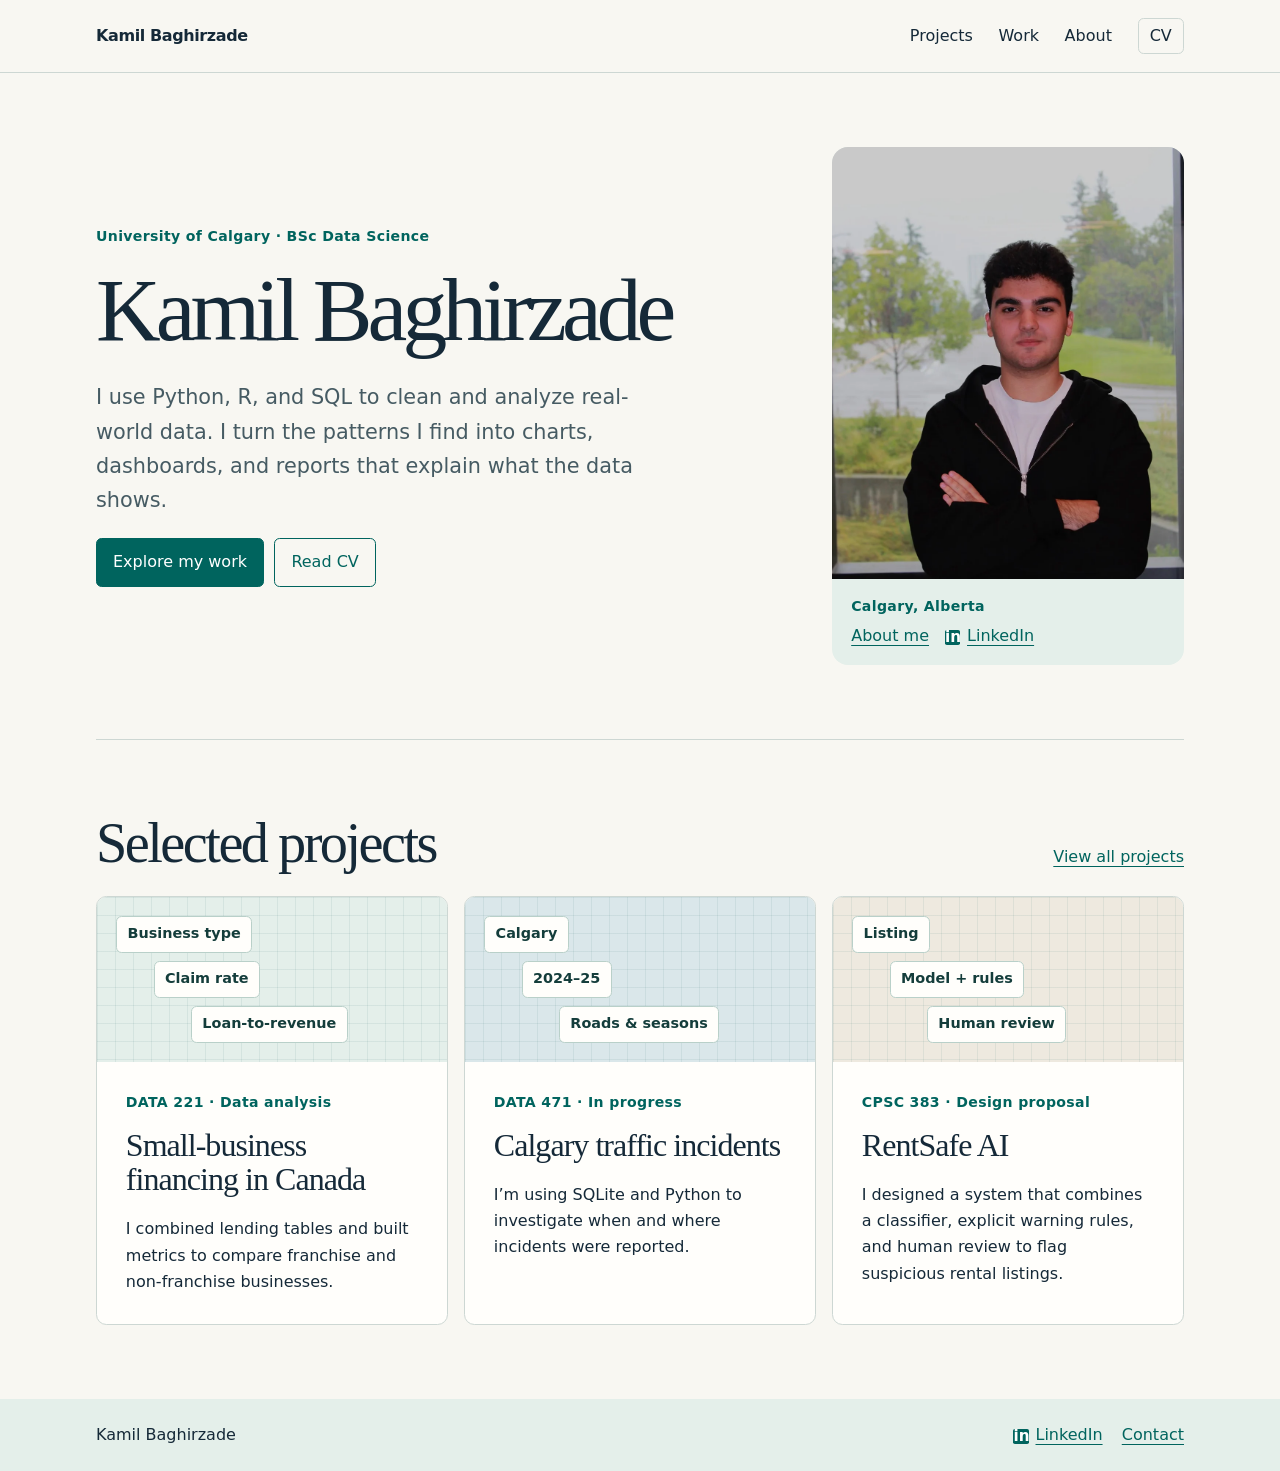
<file: index.html>
<!doctype html>
<html lang="en">
<head>
<meta charset="utf-8">
<meta name="viewport" content="width=device-width, initial-scale=1">
<meta name="description" content="Data science projects, experience, and community work by Kamil Baghirzade.">
<title>Home | Kamil Baghirzade</title>
<link rel="stylesheet" href="portfolio.css">

<script src="pointer.js" defer></script>
</head>
<body>
<a class="skip-link" href="#main">Skip to content</a>
<header><div class="bar"><a class="wordmark" href="index.html" aria-label="Kamil Baghirzade, home">Kamil Baghirzade</a><nav aria-label="Main navigation"><a href="projects.html">Projects</a><a href="work.html">Work</a><a href="about.html">About</a><a class="nav-cv" href="about.html#cv">CV</a></nav></div></header>
<main id="main">
<section class="hero">
  <div>
    <p class="eyebrow">University of Calgary · BSc Data Science</p>
    <h1>Kamil Baghirzade</h1>
    <p class="lead">I use Python, R, and SQL to clean and analyze real-world data. I turn the patterns I find into charts, dashboards, and reports that explain what the data shows.</p>
    <div class="actions"><a class="button dark" href="#selected">Explore my work</a><a class="button" href="about.html#cv">Read CV</a></div>
  </div>
  <aside class="home-profile"><img src="kamil-portrait.webp" alt="Portrait of Kamil Baghirzade"><div><p class="eyebrow">Calgary, Alberta</p><a href="about.html">About me</a><a href="https://www.linkedin.com/in/kamilbaghirzade/"><span class="social-icon linkedin-icon" aria-hidden="true">in</span>LinkedIn</a></div></aside>
</section>
<section id="selected">
  <div class="section-heading"><h2>Selected projects</h2><a href="projects.html">View all projects</a></div>
  <div class="featured">
    <article class="feature">
      <div class="project-art art-financing" aria-label="Franchise and non-franchise lending comparison"><span>Business type</span><span>Claim rate</span><span>Loan-to-revenue</span></div>
      <div class="feature-copy"><p class="eyebrow">DATA 221 · Data analysis</p><h3><a href="financing.html">Small-business financing in Canada</a></h3><p>I combined lending tables and built metrics to compare franchise and non-franchise businesses.</p></div>
    </article>
    <article class="feature traffic"><div class="project-art art-traffic" aria-label="Calgary traffic analysis scope"><span>Calgary</span><span>2024–25</span><span>Roads &amp; seasons</span></div>
      <div class="feature-copy"><p class="eyebrow">DATA 471 · In progress</p><h3><a href="traffic.html">Calgary traffic incidents</a></h3><p>I’m using SQLite and Python to investigate when and where incidents were reported.</p></div>
    </article>
    <article class="feature proposal"><div class="project-art art-rentsafe" aria-label="RentSafe AI proposed review flow"><span>Listing</span><span>Model + rules</span><span>Human review</span></div>
      <div class="feature-copy"><p class="eyebrow">CPSC 383 · Design proposal</p><h3><a href="rentsafe.html">RentSafe AI</a></h3><p>I designed a system that combines a classifier, explicit warning rules, and human review to flag suspicious rental listings.</p></div>
    </article>
  </div>
</section>

</main>
<footer><div class="bar"><span>Kamil Baghirzade</span><div class="footer-links"><a href="https://www.linkedin.com/in/kamilbaghirzade/"><span class="social-icon linkedin-icon" aria-hidden="true">in</span>LinkedIn</a><a href="contact.html">Contact</a></div></div></footer>
</body>
</html>
</file>
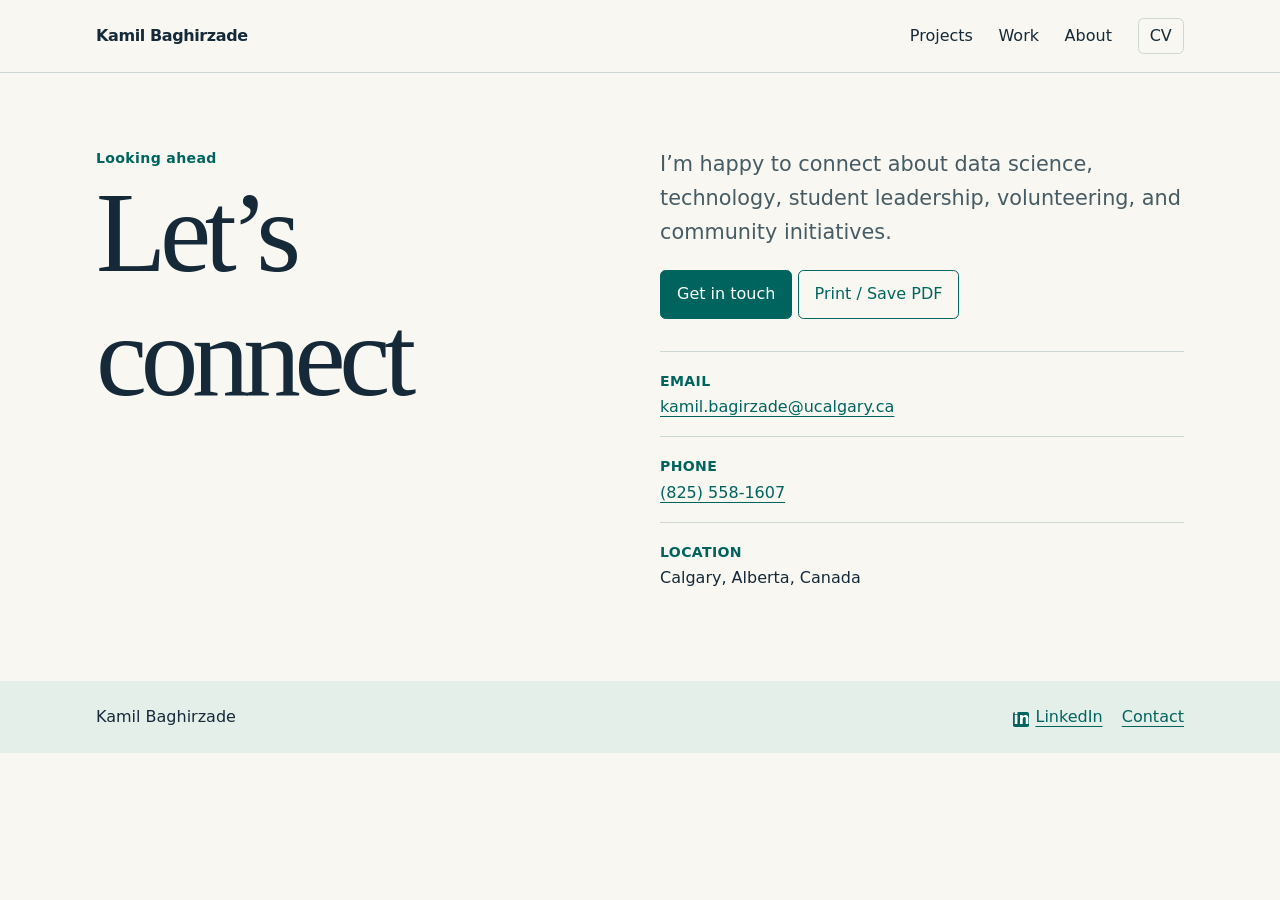
<file: contact.html>
<!doctype html>
<html lang="en">
<head>
<meta charset="utf-8">
<meta name="viewport" content="width=device-width, initial-scale=1">
<meta name="description" content="Data science projects, experience, and community work by Kamil Baghirzade.">
<title>Contact | Kamil Baghirzade</title>
<link rel="stylesheet" href="portfolio.css">

<script src="pointer.js" defer></script>
</head>
<body>
<a class="skip-link" href="#main">Skip to content</a>
<header><div class="bar"><a class="wordmark" href="index.html" aria-label="Kamil Baghirzade, home">Kamil Baghirzade</a><nav aria-label="Main navigation"><a href="projects.html">Projects</a><a href="work.html">Work</a><a href="about.html">About</a><a class="nav-cv" href="about.html#cv">CV</a></nav></div></header>
<main id="main"><section id="contact" data-step class="about"><div><div class="eyebrow">Looking ahead</div><h1>Let’s connect</h1></div><div><p class="lead">I’m happy to connect about data science, technology, student leadership, volunteering, and community initiatives.</p><a class="button dark" href="mailto:kamil.bagirzade@ucalgary.ca">Get in touch</a> <button class="button" onclick="window.print()">Print / Save PDF</button><div class="contact-details"><div class="entry"><small>EMAIL</small><p><a href="mailto:kamil.bagirzade@ucalgary.ca">kamil.bagirzade@ucalgary.ca</a></p></div><div class="entry"><small>PHONE</small><p><a href="tel:+18255581607">(825) 558-1607</a></p></div><div class="entry"><small>LOCATION</small><p>Calgary, Alberta, Canada</p></div></div></div></section></main>
<footer><div class="bar"><span>Kamil Baghirzade</span><div class="footer-links"><a href="https://www.linkedin.com/in/kamilbaghirzade/"><span class="social-icon linkedin-icon" aria-hidden="true">in</span>LinkedIn</a><a href="contact.html">Contact</a></div></div></footer>
</body>
</html>
</file>
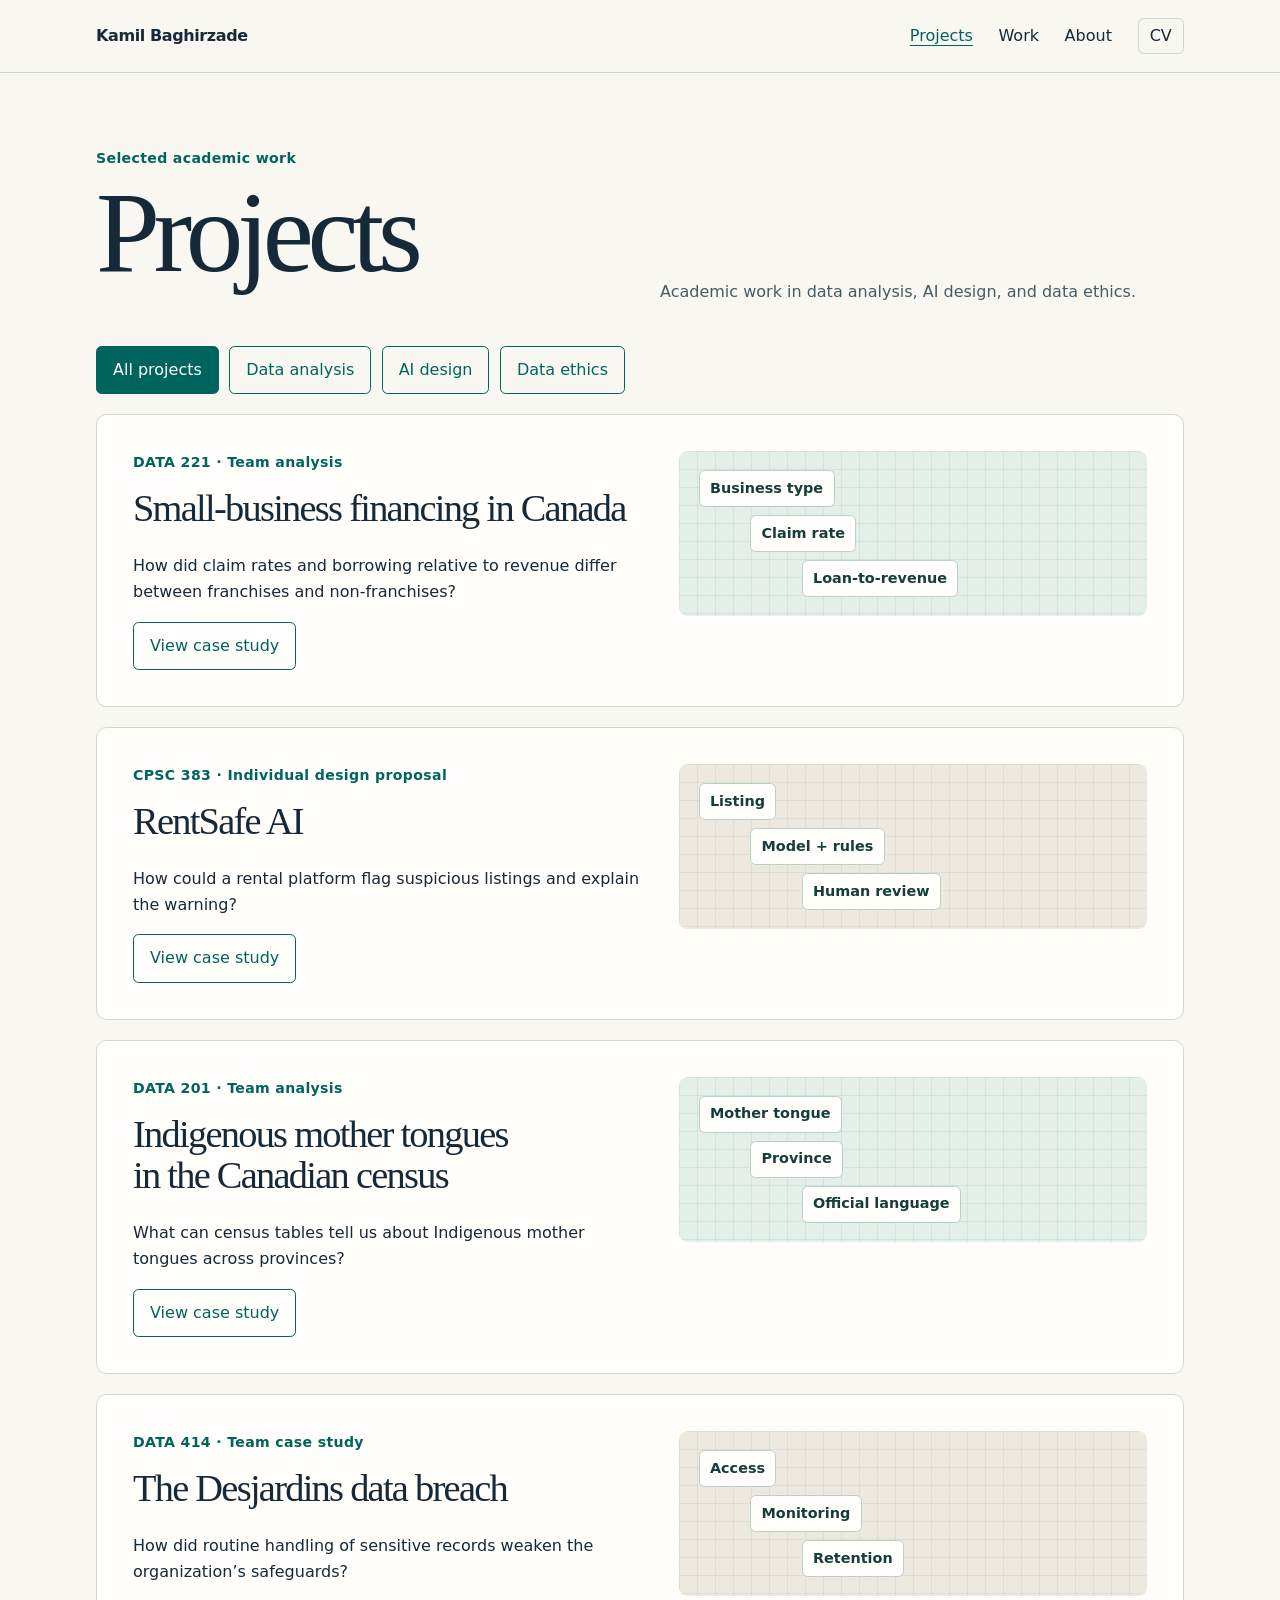
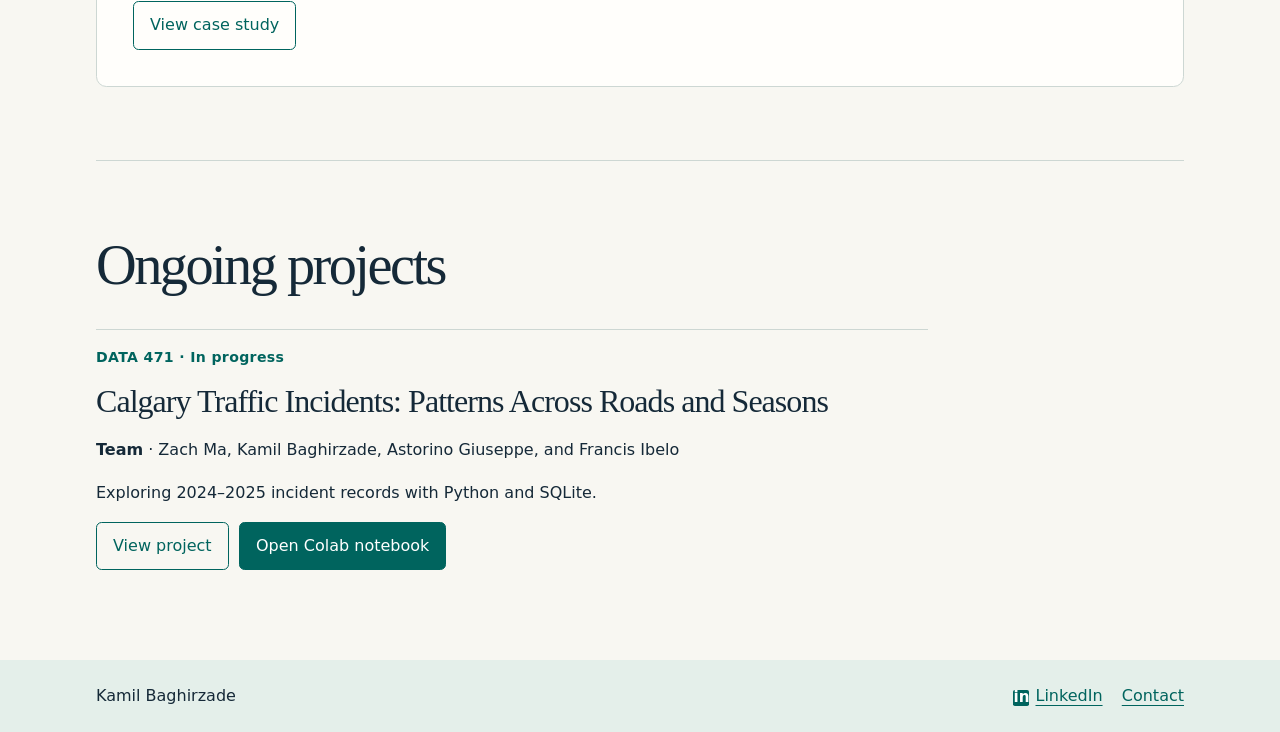
<file: projects.html>
<!doctype html>
<html lang="en">
<head>
<meta charset="utf-8">
<meta name="viewport" content="width=device-width, initial-scale=1">
<meta name="description" content="Data science projects, experience, and community work by Kamil Baghirzade.">
<title>Projects | Kamil Baghirzade</title>
<link rel="stylesheet" href="portfolio.css">
<script src="projects.js" defer></script>
<script src="pointer.js" defer></script>
</head>
<body>
<a class="skip-link" href="#main">Skip to content</a>
<header><div class="bar"><a class="wordmark" href="index.html" aria-label="Kamil Baghirzade, home">Kamil Baghirzade</a><nav aria-label="Main navigation"><a href="projects.html" aria-current=page>Projects</a><a href="work.html">Work</a><a href="about.html">About</a><a class="nav-cv" href="about.html#cv">CV</a></nav></div></header>
<main id="main"><section id="work" data-step><div class="heading"><div><div class="eyebrow">Selected academic work</div><h1>Projects</h1></div><p>Academic work in data analysis, AI design, and data ethics.</p></div><div class="filters" aria-label="Filter projects"><button class="button" data-filter="all" aria-pressed="true">All projects</button><button class="button" data-filter="analysis" aria-pressed="false">Data analysis</button><button class="button" data-filter="AI design" aria-pressed="false">AI design</button><button class="button" data-filter="ethics" aria-pressed="false">Data ethics</button></div><article class="project showcase" id="financing" data-category="analysis"><div><p class="eyebrow">DATA 221 · Team analysis</p><h2>Small-business financing in Canada</h2><p>How did claim rates and borrowing relative to revenue differ between franchises and non-franchises?</p><a class="button" href="financing.html">View case study</a></div><div class="project-art art-financing" aria-label="Franchise and non-franchise lending comparison"><span>Business type</span><span>Claim rate</span><span>Loan-to-revenue</span></div></article><article class="project showcase" id="rentsafe" data-category="AI design"><div><p class="eyebrow">CPSC 383 · Individual design proposal</p><h2>RentSafe AI</h2><p>How could a rental platform flag suspicious listings and explain the warning?</p><a class="button" href="rentsafe.html">View case study</a></div><div class="project-art art-rentsafe" aria-label="RentSafe AI proposed review flow"><span>Listing</span><span>Model + rules</span><span>Human review</span></div></article><article class="project showcase" id="language" data-category="analysis"><div><p class="eyebrow">DATA 201 · Team analysis</p><h2>Indigenous mother tongues in the Canadian census</h2><p>What can census tables tell us about Indigenous mother tongues across provinces?</p><a class="button" href="language.html">View case study</a></div><div class="project-art art-language" aria-label="Census language comparison"><span>Mother tongue</span><span>Province</span><span>Official language</span></div></article><article class="project showcase" id="ethics" data-category="ethics"><div><p class="eyebrow">DATA 414 · Team case study</p><h2>The Desjardins data breach</h2><p>How did routine handling of sensitive records weaken the organization’s safeguards?</p><a class="button" href="ethics.html">View case study</a></div><div class="project-art art-ethics" aria-label="Data governance case study"><span>Access</span><span>Monitoring</span><span>Retention</span></div></article></section><section id="ongoing"><h2>Ongoing projects</h2><div class="ongoing-list">
<article class="entry" id="traffic"><p class="eyebrow">DATA 471 · In progress</p><h3>Calgary Traffic Incidents: Patterns Across Roads and Seasons</h3><p><strong>Team</strong> · Zach Ma, Kamil Baghirzade, Astorino Giuseppe, and Francis Ibelo</p><p>Exploring 2024–2025 incident records with Python and SQLite.</p><div class="actions"><a class="button" href="traffic.html">View project</a><a class="button dark" href="https://colab.research.google.com/drive/1G6LIH1W_DL_FVuPpF7Y7HEVdmNb19SZJ">Open Colab notebook</a></div></article>

</div></section></main>
<footer><div class="bar"><span>Kamil Baghirzade</span><div class="footer-links"><a href="https://www.linkedin.com/in/kamilbaghirzade/"><span class="social-icon linkedin-icon" aria-hidden="true">in</span>LinkedIn</a><a href="contact.html">Contact</a></div></div></footer>
</body>
</html>
</file>
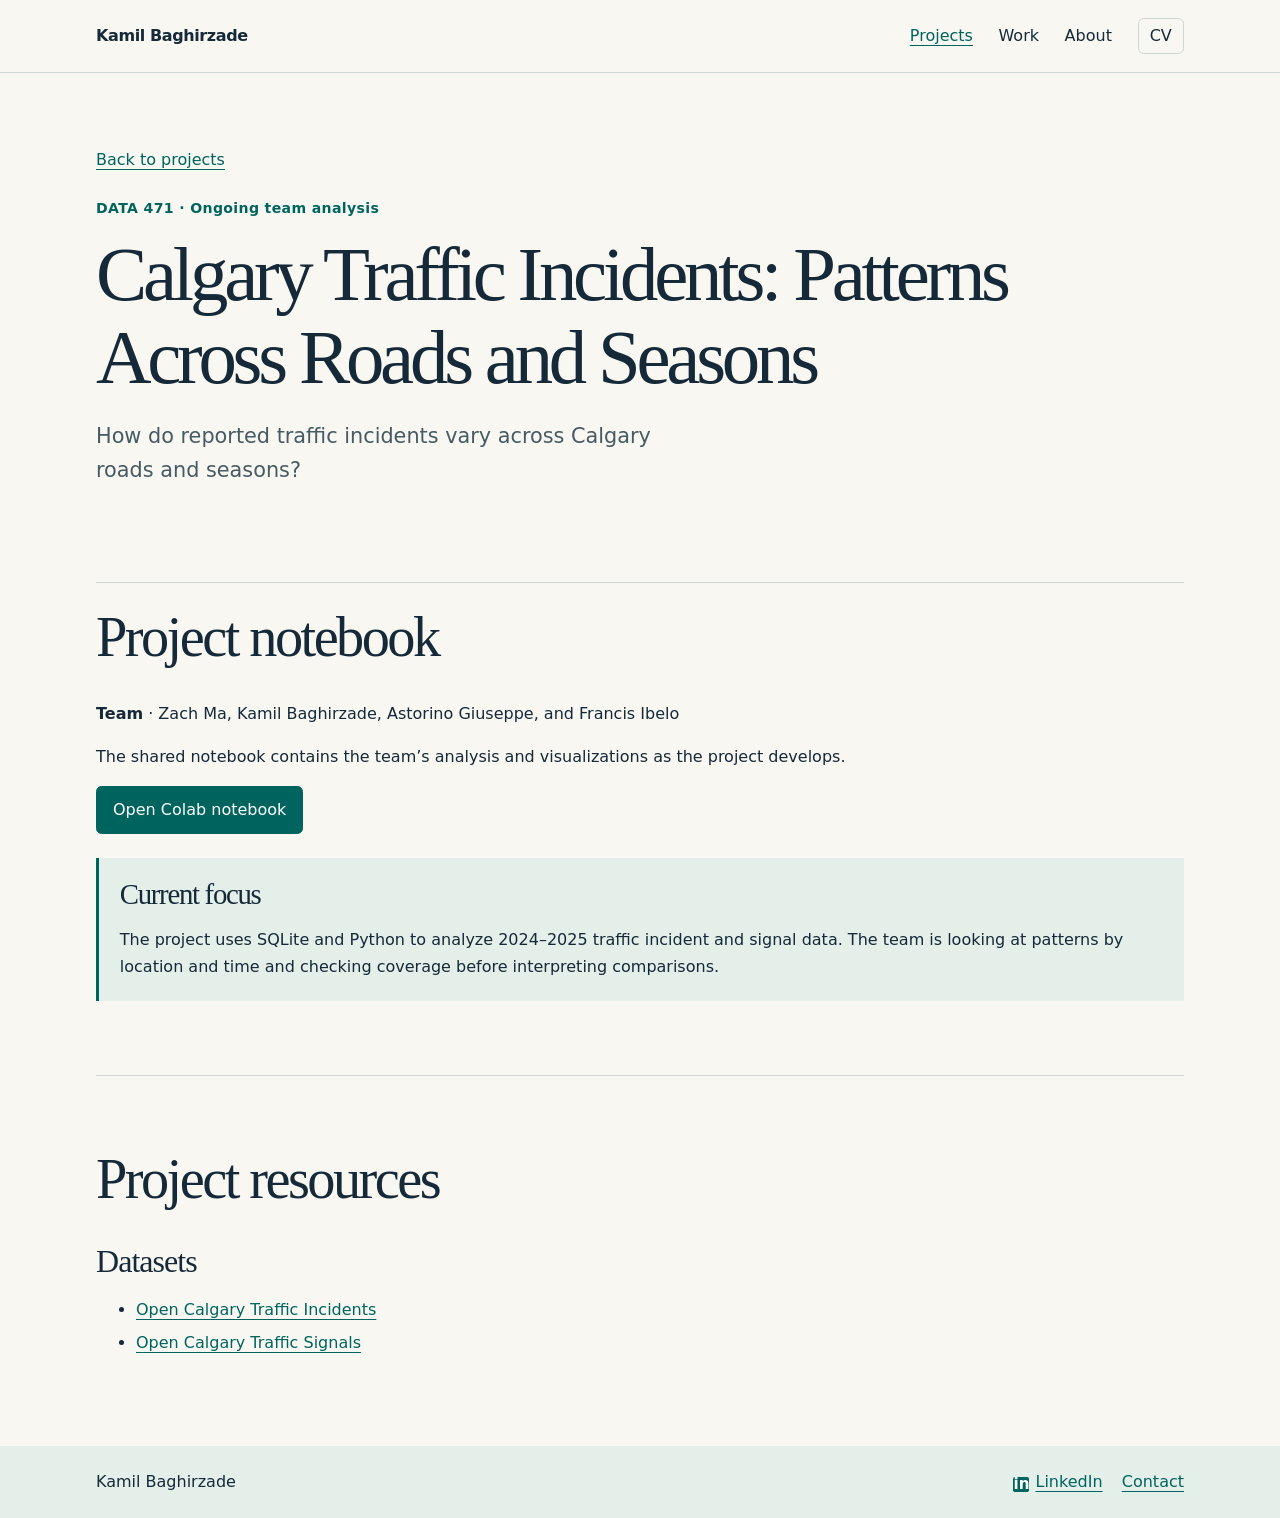
<file: traffic.html>
<!doctype html>
<html lang="en">
<head>
<meta charset="utf-8">
<meta name="viewport" content="width=device-width, initial-scale=1">
<meta name="description" content="Data science projects, experience, and community work by Kamil Baghirzade.">
<title>Calgary Traffic Incidents: Patterns Across Roads and Seasons | Kamil Baghirzade</title>
<link rel="stylesheet" href="portfolio.css">
<script src="projects.js" defer></script>
<script src="pointer.js" defer></script>
</head>
<body>
<a class="skip-link" href="#main">Skip to content</a>
<header><div class="bar"><a class="wordmark" href="index.html" aria-label="Kamil Baghirzade, home">Kamil Baghirzade</a><nav aria-label="Main navigation"><a href="projects.html" aria-current=page>Projects</a><a href="work.html">Work</a><a href="about.html">About</a><a class="nav-cv" href="about.html#cv">CV</a></nav></div></header>
<main id="main"><section class="case-intro"><a href="projects.html#traffic">Back to projects</a><p class="eyebrow">DATA 471 · Ongoing team analysis</p><h1>Calgary Traffic Incidents: Patterns Across Roads and Seasons</h1><p class="lead">How do reported traffic incidents vary across Calgary roads and seasons?</p></section><section class="case-body"><h2>Project notebook</h2><p><strong>Team</strong> · Zach Ma, Kamil Baghirzade, Astorino Giuseppe, and Francis Ibelo</p><p>The shared notebook contains the team’s analysis and visualizations as the project develops.</p><a class="button dark" href="https://colab.research.google.com/drive/1G6LIH1W_DL_FVuPpF7Y7HEVdmNb19SZJ">Open Colab notebook</a><div class="case-note"><h2>Current focus</h2><p>The project uses SQLite and Python to analyze 2024–2025 traffic incident and signal data. The team is looking at patterns by location and time and checking coverage before interpreting comparisons.</p></div></section><section class="resources"><h2>Project resources</h2><h3>Datasets</h3><ul><li><a href="https://data.calgary.ca/d/35ra-9556">Open Calgary Traffic Incidents</a></li><li><a href="https://data.calgary.ca/d/qr97-4jvx">Open Calgary Traffic Signals</a></li></ul></section></main>
<footer><div class="bar"><span>Kamil Baghirzade</span><div class="footer-links"><a href="https://www.linkedin.com/in/kamilbaghirzade/"><span class="social-icon linkedin-icon" aria-hidden="true">in</span>LinkedIn</a><a href="contact.html">Contact</a></div></div></footer>
</body>
</html>
</file>
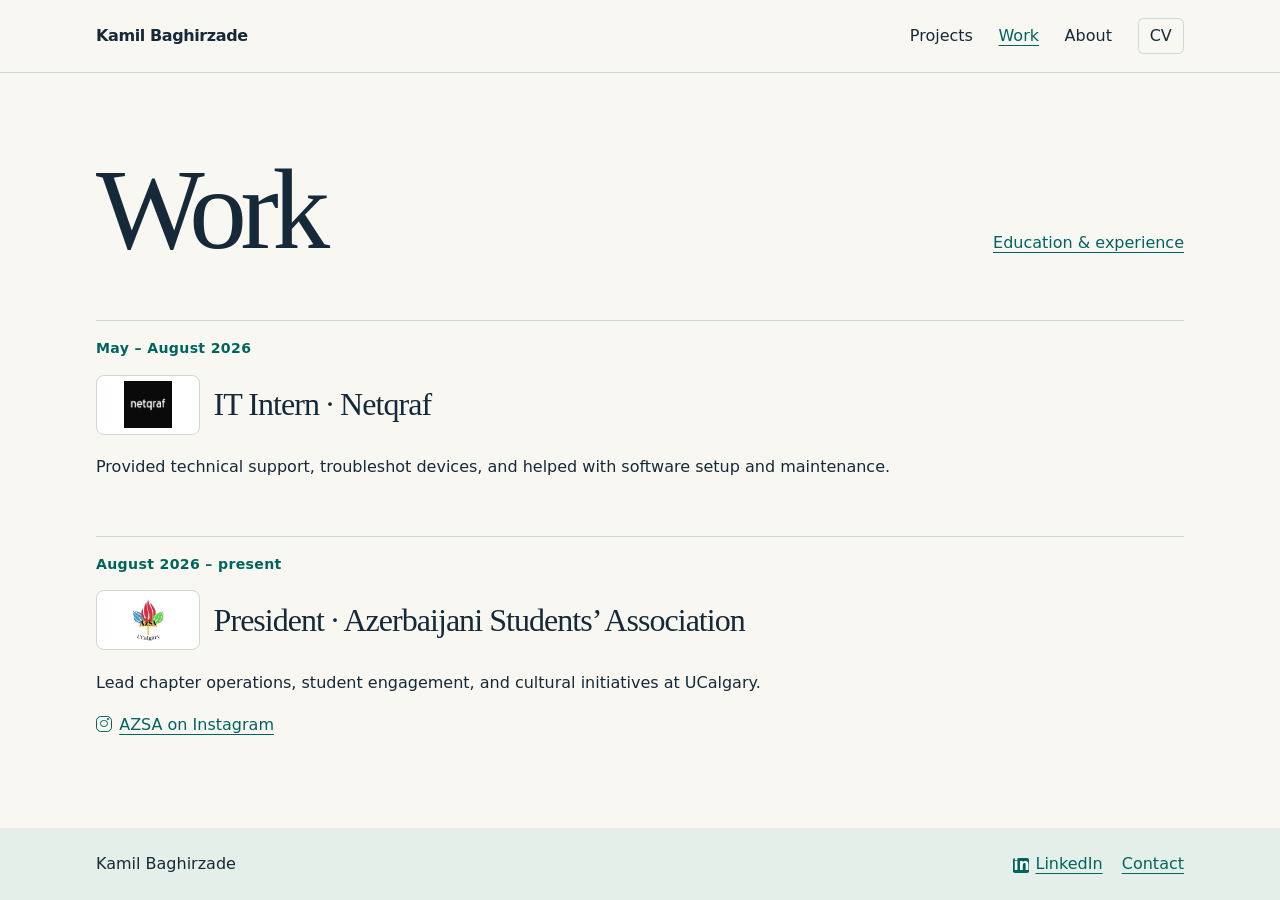
<file: work.html>
<!doctype html>
<html lang="en">
<head>
<meta charset="utf-8">
<meta name="viewport" content="width=device-width, initial-scale=1">
<meta name="description" content="Data science projects, experience, and community work by Kamil Baghirzade.">
<title>Work | Kamil Baghirzade</title>
<link rel="stylesheet" href="portfolio.css">

<script src="pointer.js" defer></script>
</head>
<body>
<a class="skip-link" href="#main">Skip to content</a>
<header><div class="bar"><a class="wordmark" href="index.html" aria-label="Kamil Baghirzade, home">Kamil Baghirzade</a><nav aria-label="Main navigation"><a href="projects.html">Projects</a><a href="work.html" aria-current=page>Work</a><a href="about.html">About</a><a class="nav-cv" href="about.html#cv">CV</a></nav></div></header>
<main id="main"><section id="experience">
  <div class="section-heading"><h1>Work</h1><a href="about.html#experience">Education & experience</a></div>
  <div class="timeline">
    <div><p class="eyebrow">May – August 2026</p><h3 class="brand-heading"><span class="brand-tile"><img src="[data-uri]" alt=""></span><span>IT Intern · Netqraf</span></h3><p>Provided technical support, troubleshot devices, and helped with software setup and maintenance.</p></div>
    <div><p class="eyebrow">August 2026 – present</p><h3 class="brand-heading"><span class="brand-tile"><img src="[data-uri]" alt=""></span><span>President · Azerbaijani Students’ Association</span></h3><p>Lead chapter operations, student engagement, and cultural initiatives at UCalgary.</p><a href="https://www.instagram.com/azsaucalgary/"><span class="social-icon instagram-icon" aria-hidden="true"></span>AZSA on Instagram</a></div>
  </div>
</section></main>
<footer><div class="bar"><span>Kamil Baghirzade</span><div class="footer-links"><a href="https://www.linkedin.com/in/kamilbaghirzade/"><span class="social-icon linkedin-icon" aria-hidden="true">in</span>LinkedIn</a><a href="contact.html">Contact</a></div></div></footer>
</body>
</html>
</file>
<file: portfolio.css>
:root {
  color-scheme: light;
  --paper: #f8f7f2;
  --white: #fffefb;
  --ink: #152938;
  --muted: #465b63;
  --teal: #00645e;
  --line: #cdd7d3;
  --mint: #e4efea;
  font-family: system-ui, sans-serif;
}
* { box-sizing: border-box; }
html { scroll-padding-top: 7rem; }
body { margin: 0; background: var(--paper); color: var(--ink); line-height: 1.65; }
a { color: var(--teal); text-underline-offset: .22em; }
a:hover { text-decoration-thickness: .14em; }
:focus-visible { outline: 3px solid #a95218; outline-offset: 4px; }
.skip-link { position: fixed; z-index: 5; top: -5rem; left: 1rem; background: white; padding: .7rem; }
.skip-link:focus { top: 1rem; }
header { position: sticky; top: 0; z-index: 2; border-bottom: 1px solid var(--line); background: var(--paper); }
.bar, main { max-width: 76rem; margin-inline: auto; padding-inline: clamp(1.1rem, 5vw, 4.5rem); }
.bar { min-height: 4.5rem; display: flex; align-items: center; justify-content: space-between; gap: .6rem 1.5rem; flex-wrap: wrap; }
nav { display: flex; flex-wrap: wrap; align-items: center; gap: .4rem clamp(.8rem, 2vw, 1.7rem); }
nav a, .wordmark { color: var(--ink); text-decoration: none; }
nav a:hover, nav a[aria-current] { text-decoration: underline; color: var(--teal); }
.wordmark { font-weight: 750; }
.nav-cv { border: 1px solid var(--line); border-radius: .35rem; padding: .25rem .7rem; }
section { padding-block: clamp(2rem, 6vw, 4.6rem); border-bottom: 1px solid var(--line); }
section:last-child { border-bottom: 0; }
h1, h2, h3 { font-family: Georgia, serif; font-weight: 500; line-height: 1.08; margin: 0 0 .6em; text-wrap: balance; }
h1 { font-size: clamp(3rem, 9vw, 7.25rem); letter-spacing: -.055em; margin-bottom: .24em; }
h2 { font-size: clamp(2rem, 4.4vw, 3.65rem); letter-spacing: -.045em; }
h3 { font-size: clamp(1.45rem, 2.5vw, 2.15rem); letter-spacing: -.03em; }
p { margin: 0 0 1em; }
.eyebrow, small { color: var(--teal); font-size: .88rem; font-weight: 650; letter-spacing: .025em; }
.lead { max-width: 35rem; font-size: clamp(1.05rem, 2vw, 1.3rem); color: var(--muted); }
.hero { display: grid; grid-template-columns: 2fr 1fr; gap: 2rem; align-items: end; }
.profile-panel { border-left: 3px solid var(--teal); padding: 1.5rem; background: var(--mint); }
.profile-panel h2 { font-size: 1.8rem; }
dl { margin: 0; }
dt { font-size: .9rem; color: var(--teal); font-weight: 650; }
dd { margin: 0 0 .8rem; }
dd:last-child { margin-bottom: 0; }
.actions, .filters { display: flex; gap: .65rem; flex-wrap: wrap; }
.button { display: inline-block; border: 1px solid var(--teal); border-radius: .35rem; padding: .62rem 1rem; background: transparent; color: var(--teal); font: inherit; text-decoration: none; cursor: pointer; }
.button:hover { background: var(--mint); }
.button.dark, .button[aria-pressed="true"] { background: var(--teal); color: white; }
.button.dark:hover, .button[aria-pressed="true"]:hover { background: #004c47; }
.section-heading { display: flex; justify-content: space-between; align-items: baseline; gap: .5rem 1.5rem; flex-wrap: wrap; margin-bottom: 1.35rem; }
.section-heading h2 { margin: 0; }
.featured { display: grid; grid-template-columns: 1.45fr 1fr; gap: 1rem; }
.feature { background: var(--white); border: 1px solid var(--line); border-radius: .65rem; overflow: hidden; }
.feature:first-child { grid-row: span 2; }
.feature-image { display: block; padding: 1rem; background: white; border-bottom: 1px solid var(--line); }
.feature-image img { width: 100%; max-height: 19rem; object-fit: contain; }
.feature-copy { padding: clamp(1.15rem, 3vw, 1.8rem); }
.feature-copy p:last-child { margin-bottom: 0; }
.feature h3 a { color: inherit; }
.traffic { background: var(--mint); }
.years { font: 500 clamp(2.25rem, 5vw, 4rem)/1 Georgia, serif; color: var(--teal); margin: .35em 0; }
.timeline, .resume-grid, .skill-grid, .heading, .about { display: grid; grid-template-columns: repeat(2, minmax(0, 1fr)); gap: 1.5rem 2.5rem; }
.timeline, .resume-grid { grid-template-columns: minmax(0, 1fr); }
.skill-grid { grid-template-columns: repeat(3, minmax(0, 1fr)); }
.timeline > div, .entry { border-top: 1px solid var(--line); padding-top: 1rem; margin-bottom: 1rem; }
.heading { align-items: end; margin-bottom: 1.5rem; }
.heading p { color: var(--muted); }
.project { display: grid; grid-template-columns: 1.1fr 1fr; gap: 1.5rem 2rem; border: 1px solid var(--line); border-radius: .65rem; padding: clamp(1rem, 4vw, 2.25rem); margin-top: 1.25rem; background: var(--white); }
[hidden] { display: none !important; }
.pill { display: inline-block; margin: 0 .3rem .4rem 0; padding: .12rem .55rem; border-radius: .35rem; background: var(--mint); color: var(--teal); font-size: .88rem; }
.role { border-left: 3px solid var(--teal); padding-left: .85rem; margin-block: 1rem; }
details { border-top: 1px solid var(--line); padding-block: .65rem; }
details p { margin: .45rem 0 0; }
summary { cursor: pointer; font-weight: 650; }
figure { margin: 0; min-width: 0; }
img { display: block; max-width: 100%; height: auto; }
.evidence { width: 100%; border: 1px solid var(--line); border-radius: .4rem; }
.small { font-size: .88rem; color: var(--muted); margin-top: .55rem; }
.contact-details { margin-top: 2rem; overflow-wrap: anywhere; }
footer { background: var(--mint); color: var(--ink); }
@media (max-width: 720px) {
  .hero, .featured, .timeline, .resume-grid, .skill-grid, .heading, .about, .project { grid-template-columns: 1fr; }
  .feature:first-child { grid-row: auto; }
  header .bar { padding-block: .65rem; }
}
@media print {
  header, footer, .skip-link, .filters, .button { display: none; }
  body { background: white; color: black; }
  section { padding-block: 1rem; }
}
.visual { background: var(--mint); border-radius: .5rem; padding: 1.2rem; }
.chart-head { display: flex; flex-wrap: wrap; align-items: baseline; justify-content: space-between; gap: .5rem; }
.pipeline { display: grid; gap: .6rem; margin-block: 1rem; }
.node { background: var(--white); padding: .65rem .8rem; border-left: 2px solid var(--teal); }
.caption { color: var(--muted); font-size: .9rem; }

.case-intro .eyebrow { margin-top: 1.5rem; }
.case-intro h1 { font-size: clamp(2.6rem, 6vw, 5.25rem); }
.case-body { padding-top: 1.5rem; }
.case-note { margin-top: 1.5rem; padding: 1.3rem; border-left: 3px solid var(--teal); background-color: var(--mint); }
.case-note h2, .case-body .project h2 { font-size: 1.8rem; }
.case-note p { margin-bottom: 0; }
.showcase { align-items: start; }
.showcase h2 { font-size: clamp(1.65rem, 3vw, 2.6rem); }
@media (hover: hover) and (pointer: fine) and (prefers-reduced-motion: no-preference) {
  :is(.hero, .feature, .showcase, .case-intro):hover {
    background-image: radial-gradient(22rem circle at var(--pointer-x, -1000px) var(--pointer-y, -1000px), #108b821c, transparent 75%);
  }
}

.resources li { margin-block: .4rem; }

.footer-links { display: flex; gap: 1.2rem; flex-wrap: wrap; }
.hero { align-items: center; }
.hero h1 { font-size: clamp(3rem, 7vw, 6.25rem); }
.home-profile { position: relative; background: var(--mint); border-radius: 1rem; overflow: hidden; }
.home-profile img { width: 100%; height: clamp(17rem, 35vw, 27rem); object-fit: cover; object-position: center 65%; }
.home-profile div { padding: 1rem 1.2rem; }
.home-profile p { margin-bottom: .3rem; }
.home-profile a + a { margin-left: 1rem; }
.about-dashboard { display: grid; grid-template-columns: minmax(0, 2fr) minmax(0, 3fr); align-items: center; gap: clamp(1rem, 4vw, 3rem); margin-bottom: 3rem; padding: clamp(1rem, 3vw, 2rem); border: 1px solid var(--line); border-radius: 1rem; background: var(--white); }
.about-portrait { width: 100%; max-height: 34rem; object-fit: cover; object-position: center 64%; border-radius: .7rem; }
.about-intro h1 { font-size: clamp(2.8rem, 6vw, 5rem); }
.about-topics { margin-top: 1.4rem; }
.about-topics details[open] { padding-inline: .75rem; background: var(--mint); }
.ongoing-list { max-width: 52rem; }
.pdf-reader { background: var(--white); border: 1px solid var(--line); border-radius: .55rem; padding: .85rem 1rem; margin-block: 1rem; }
.pdf-reader[open] summary { margin-bottom: .75rem; }
.pdf-content object { display: block; border: 1px solid var(--line); width: 100%; height: clamp(28rem, 75vh, 52rem); margin-top: .65rem; }
@media (max-width: 720px) {
  .about-dashboard { grid-template-columns: minmax(0, 1fr); }
  .about-portrait { max-height: 23rem; }
}

.wordmark { letter-spacing: -.025em; }
.brand-heading { display: flex; align-items: center; gap: .85rem; }
.brand-tile { display: grid; place-items: center; flex: 0 0 5.25rem; height: 3.35rem; padding: .35rem; background: white; border: 1px solid var(--line); border-radius: .5rem; }
.brand-tile img { width: 100%; height: 100%; min-height: 0; object-fit: contain; }
.campus-portrait { object-position: center 55%; }
.social-icon { display: inline-block; position: relative; width: 1em; height: 1em; vertical-align: -.10em; margin-right: .45em; }
.linkedin-icon { background: currentColor; border-radius: .12em; box-shadow: inset 0 0 0 1em var(--teal); color: white; text-align: center; font: 700 .95em/1.03 system-ui, sans-serif; }
.instagram-icon { border: .10em solid currentColor; border-radius: .30em; }
.instagram-icon::before { content: ''; position: absolute; inset: 23%; border: .09em solid currentColor; border-radius: 50%; }
.instagram-icon::after { content: ''; position: absolute; top: 12%; right: 13%; width: .13em; height: .13em; border-radius: 50%; background: currentColor; }
.featured { grid-template-columns: repeat(3, minmax(0, 1fr)); align-items: stretch; }
.feature:first-child { grid-row: auto; }
.feature { background-color: var(--white); }
.feature h3 a { text-decoration: none; }
.feature h3 a:hover, .feature h3 a:focus-visible { text-decoration: underline; }
.project-art { display: grid; gap: .5rem; align-content: center; min-height: 10rem; padding: 1.2rem; color: #143d3b; background-color: #e4efea; background-image: linear-gradient(#1d615b14 1px, transparent 1px), linear-gradient(90deg, #1d615b14 1px, transparent 1px); background-size: 18px 18px; }
.showcase .project-art { border-radius: .55rem; }
.project-art span { width: fit-content; max-width: 100%; background: #fffefb; border: 1px solid #b9d0c9; padding: .35rem .65rem; border-radius: .35rem; font-size: .9rem; font-weight: 650; }
.project-art span:nth-child(2) { margin-left: 12%; }
.project-art span:nth-child(3) { margin-left: 24%; }
.art-traffic { background-color: #dae7ea; }
.art-rentsafe, .art-ethics { background-color: #eee9df; }
.reader-controls { display: flex; align-items: center; flex-wrap: wrap; gap: .45rem .8rem; margin-block: .8rem; }
.reader-controls button, .reader-controls select { border: 1px solid var(--line); color: var(--ink); background: var(--paper); font: inherit; border-radius: .35rem; padding: .35rem .65rem; }
.reader-controls button:not(:disabled) { cursor: pointer; }
.reader-controls button:disabled { opacity: .55; }
.reader-viewport { max-height: 76vh; overflow: auto; background: var(--mint); border: 1px solid var(--line); border-radius: .35rem; }
.reader-viewport img { width: 100%; height: auto; max-width: none; }
.reader-text { margin-top: .8rem; }
@media (max-width: 850px) {
  .featured { grid-template-columns: repeat(2, minmax(0, 1fr)); }
}
@media (max-width: 570px) {
  .featured { grid-template-columns: minmax(0, 1fr); }
}

.brand-tile {
  display: flex;
  align-items: center;
  justify-content: center;
  flex: 0 0 clamp(4.4rem, 11vw, 6.5rem);
  height: 3.75rem;
  padding: .35rem .45rem;
}
.brand-tile img {
  width: auto;
  height: auto;
  max-width: min(100%, 5.45rem);
  max-height: 2.95rem;
  object-fit: contain;
}

@media (hover: hover) and (pointer: fine) and (forced-colors: none) {
  html {
    cursor: url("data:image/svg+xml,%3Csvg xmlns='http://www.w3.org/2000/svg' width='24' height='24'%3E%3Ccircle cx='12' cy='12' r='8' fill='white' fill-opacity='.8' stroke='%23006460' stroke-width='2'/%3E%3C/svg%3E") 12 12, auto;
  }

  a, button, summary, select, .button, .reader-controls button:not(:disabled) {
    cursor: url("data:image/svg+xml,%3Csvg xmlns='http://www.w3.org/2000/svg' width='24' height='24'%3E%3Ccircle cx='12' cy='12' r='8' fill='%23006460' stroke='white' stroke-width='2'/%3E%3C/svg%3E") 12 12, pointer;
  }
}
</file>
